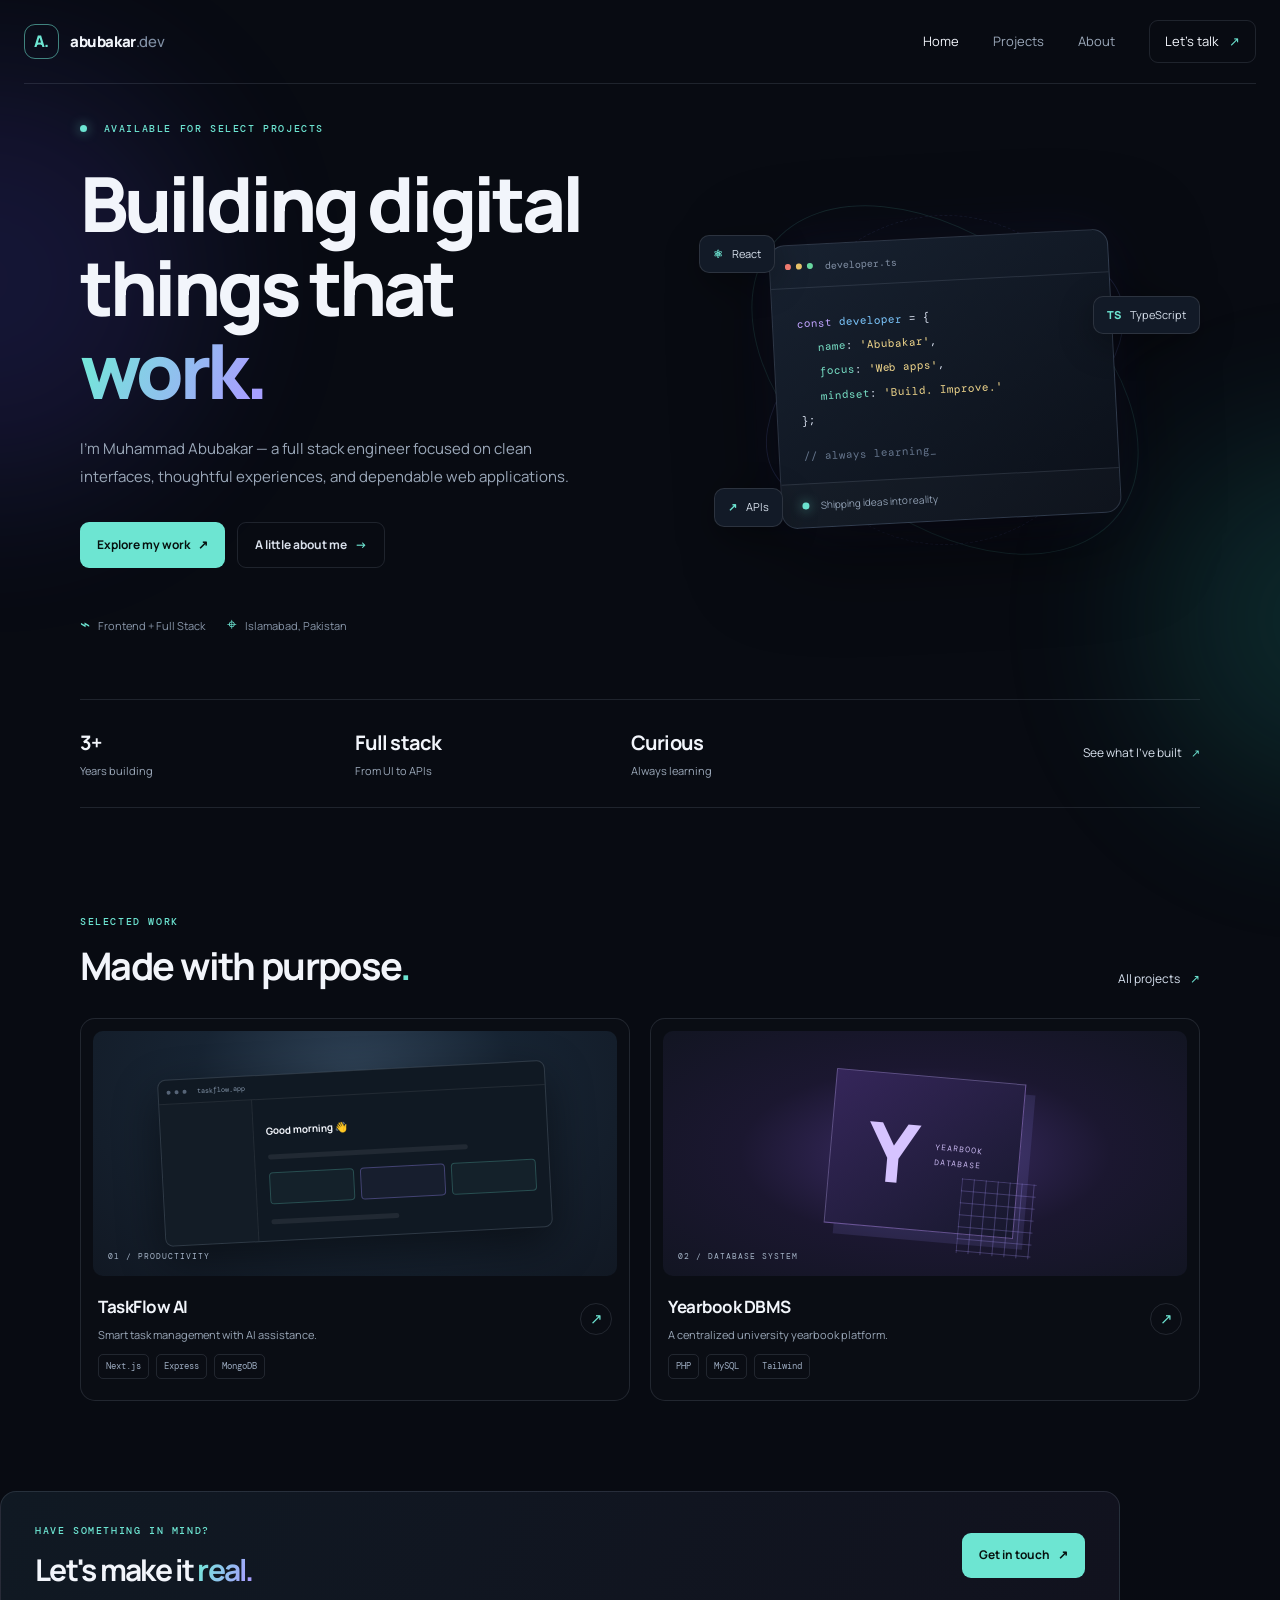
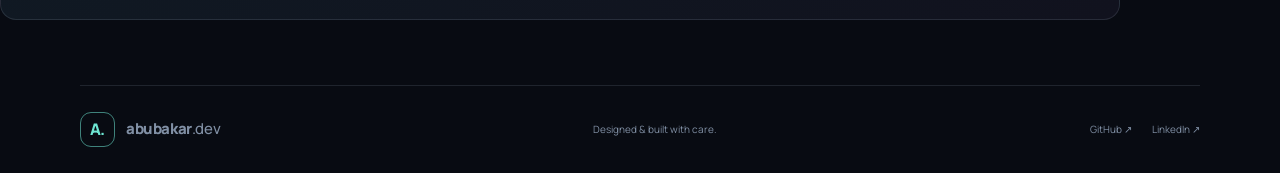
<file: index.html>
<!DOCTYPE html>
<html lang="en">
<head>
  <meta charset="UTF-8"><meta name="viewport" content="width=device-width, initial-scale=1.0">
  <meta name="description" content="Muhammad Abubakar — Full Stack Engineer and Frontend Developer.">
  <title>Muhammad Abubakar — Developer Portfolio</title>
  <link rel="preconnect" href="https://fonts.googleapis.com">
  <link href="https://fonts.googleapis.com/css2?family=DM+Mono:wght@400;500&family=Manrope:wght@400;500;600;700;800&display=swap" rel="stylesheet">
  <link rel="stylesheet" href="style.css">
</head>
<body>
  <div class="ambient ambient-one"></div><div class="ambient ambient-two"></div>
  <header class="site-header">
    <a class="brand" href="index.html"><span class="brand-mark">A.</span><span>abubakar<span class="muted">.dev</span></span></a>
    <button class="menu-toggle" aria-label="Toggle navigation" aria-expanded="false">☰</button>
    <nav class="nav-links"><a class="active" href="index.html">Home</a><a href="projects.html">Projects</a><a href="about.html">About</a><a class="nav-contact" href="mailto:hello@artfolio.tech">Let's talk <span>↗</span></a></nav>
  </header>
  <main>
    <section class="hero container">
      <div class="hero-copy">
        <div class="eyebrow"><span class="status-dot"></span> AVAILABLE FOR SELECT PROJECTS</div>
        <h1>Building digital<br>things that <span class="gradient-text">work.</span></h1>
        <p class="hero-lede">I'm Muhammad Abubakar — a full stack engineer focused on clean interfaces, thoughtful experiences, and dependable web applications.</p>
        <div class="hero-actions"><a class="button button-primary" href="projects.html">Explore my work <span>↗</span></a><a class="button button-quiet" href="about.html">A little about me <span>→</span></a></div>
        <div class="hero-meta"><span><span class="meta-icon">⌁</span> Frontend + Full Stack</span><span><span class="meta-icon">⌖</span> Islamabad, Pakistan</span></div>
      </div>
      <div class="hero-art" aria-label="Decorative abstract code illustration">
        <div class="orbit orbit-a"></div><div class="orbit orbit-b"></div><div class="orbit orbit-c"></div>
        <div class="core-card"><div class="core-top"><span class="window-dots"><i></i><i></i><i></i></span><span class="mono">developer.ts</span></div><div class="code-lines"><p><span class="code-purple">const</span> <span class="code-blue">developer</span> = {</p><p class="indent"><span class="code-green">name</span>: <span class="code-yellow">'Abubakar'</span>,</p><p class="indent"><span class="code-green">focus</span>: <span class="code-yellow">'Web apps'</span>,</p><p class="indent"><span class="code-green">mindset</span>: <span class="code-yellow">'Build. Improve.'</span></p><p>};</p><p class="code-comment">// always learning_</p></div><div class="core-footer"><span class="pulse"></span> Shipping ideas into reality</div></div>
        <div class="float-chip chip-react"><span>⚛</span> React</div><div class="float-chip chip-ts"><span>TS</span> TypeScript</div><div class="float-chip chip-api"><span>↗</span> APIs</div>
      </div>
    </section>
    <section class="container quick-stats"><div><strong>3+</strong><span>Years building</span></div><div><strong>Full stack</strong><span>From UI to APIs</span></div><div><strong>Curious</strong><span>Always learning</span></div><a href="projects.html" class="stats-link">See what I've built <span>↗</span></a></section>
    <section class="container featured-section">
      <div class="section-heading"><div><span class="eyebrow">SELECTED WORK</span><h2>Made with purpose<span class="accent">.</span></h2></div><a class="text-link" href="projects.html">All projects <span>↗</span></a></div>
      <div class="project-grid">
        <a class="project-card" href="projects.html#taskflow"><div class="project-visual visual-task"><div class="mini-window"><div class="mini-bar"><i></i><i></i><i></i><span>taskflow.app</span></div><div class="mini-layout"><div class="mini-sidebar"></div><div class="mini-content"><b>Good morning 👋</b><div class="mini-line"></div><div class="mini-tasks"><i></i><i></i><i></i></div><div class="mini-line short"></div></div></div></div><span class="visual-label">01 / PRODUCTIVITY</span></div><div class="project-info"><div><h3>TaskFlow AI</h3><p>Smart task management with AI assistance.</p></div><span class="arrow-circle">↗</span></div><div class="tag-row"><span>Next.js</span><span>Express</span><span>MongoDB</span></div></a>
        <a class="project-card" href="projects.html#yearbook"><div class="project-visual visual-yearbook"><div class="yearbook-art"><span>Y</span><small>YEARBOOK<br>DATABASE</small><div class="yearbook-grid"></div></div><span class="visual-label">02 / DATABASE SYSTEM</span></div><div class="project-info"><div><h3>Yearbook DBMS</h3><p>A centralized university yearbook platform.</p></div><span class="arrow-circle">↗</span></div><div class="tag-row"><span>PHP</span><span>MySQL</span><span>Tailwind</span></div></a>
      </div>
    </section>
    <section class="container closing-cta"><div><span class="eyebrow">HAVE SOMETHING IN MIND?</span><h2>Let's make it <span class="gradient-text">real.</span></h2></div><a class="button button-primary" href="mailto:hello@artfolio.tech">Get in touch <span>↗</span></a></section>
  </main>
  <footer class="site-footer container"><a class="brand" href="index.html"><span class="brand-mark">A.</span><span>abubakar<span class="muted">.dev</span></span></a><span>Designed & built with care.</span><div><a href="https://github.com/Abubakarshykh" target="_blank" rel="noreferrer">GitHub ↗</a><a href="https://www.linkedin.com/in/muhammad-abubakar-80b00518a/" target="_blank" rel="noreferrer">LinkedIn ↗</a></div></footer>
  <script src="script.js"></script>
</body></html>
</file>
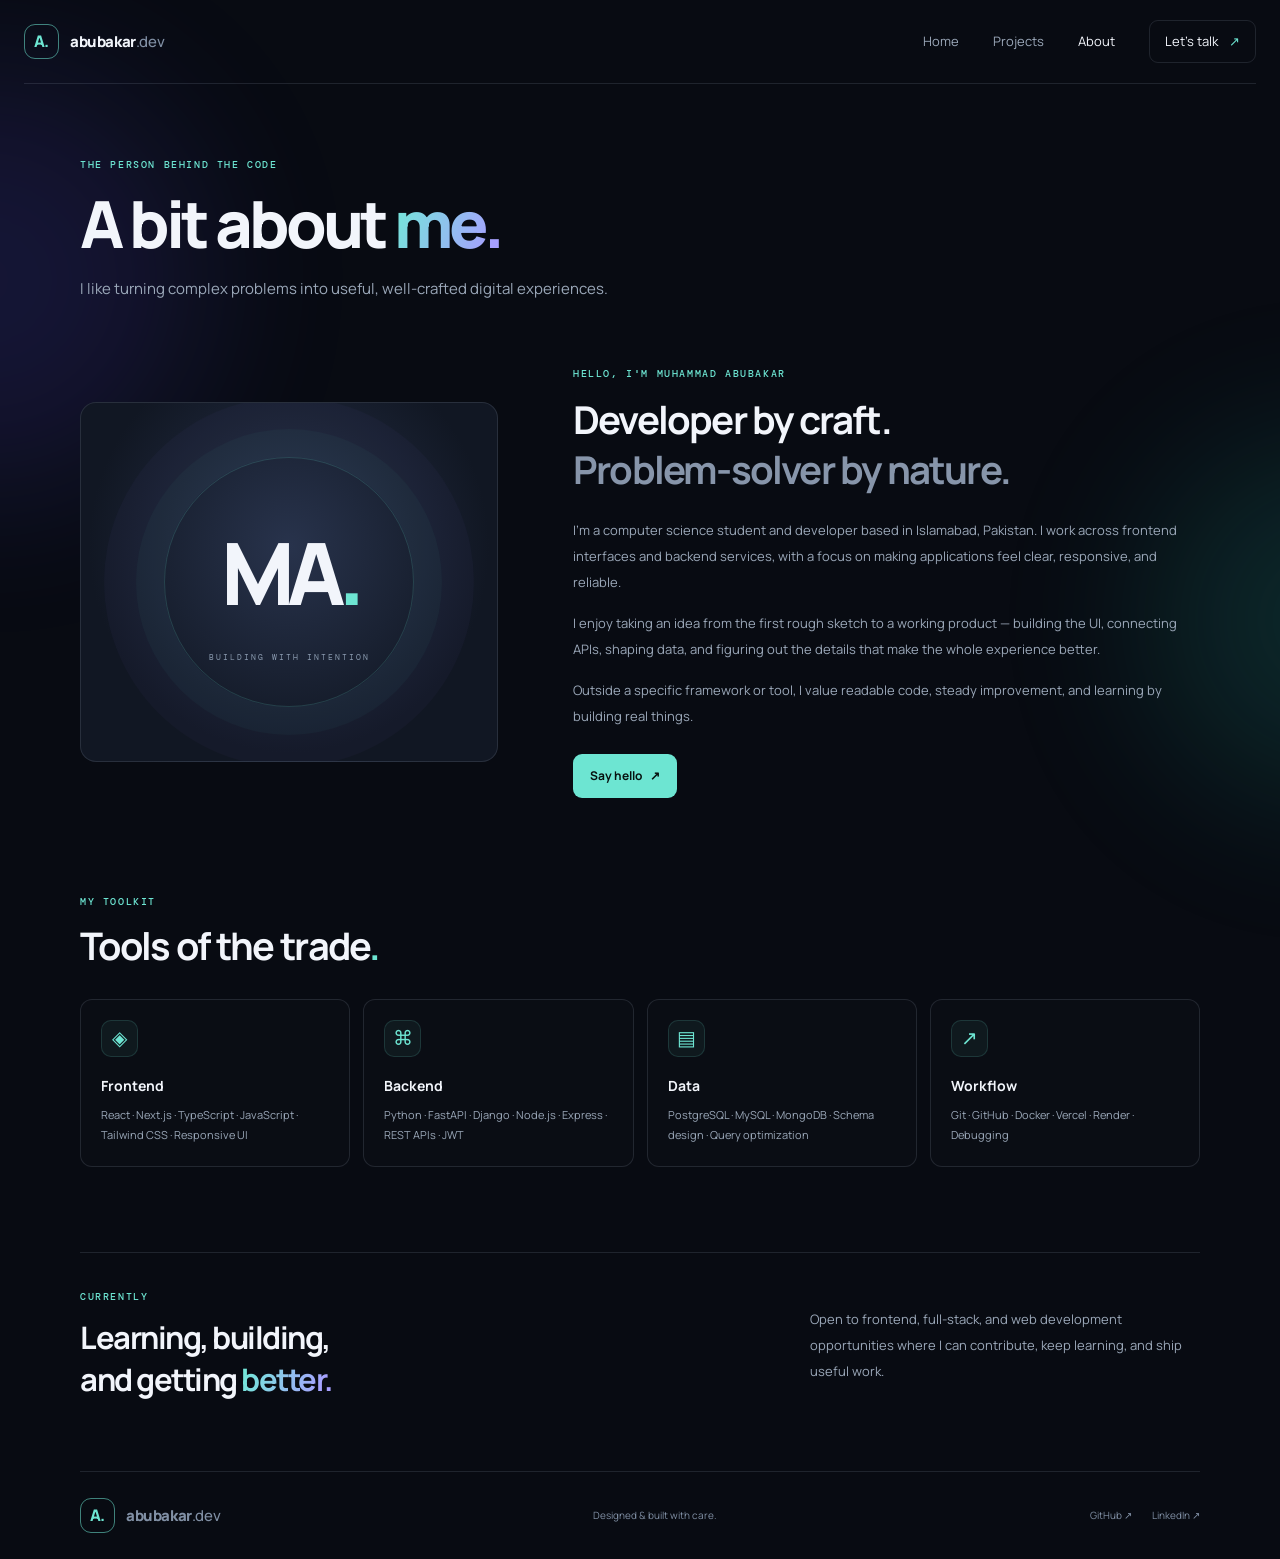
<file: about.html>
<!DOCTYPE html>
<html lang="en"><head><meta charset="UTF-8"><meta name="viewport" content="width=device-width, initial-scale=1.0"><title>About — Muhammad Abubakar</title><link rel="preconnect" href="https://fonts.googleapis.com"><link href="https://fonts.googleapis.com/css2?family=DM+Mono:wght@400;500&family=Manrope:wght@400;500;600;700;800&display=swap" rel="stylesheet"><link rel="stylesheet" href="style.css"></head>
<body><div class="ambient ambient-one"></div><div class="ambient ambient-two"></div><header class="site-header"><a class="brand" href="index.html"><span class="brand-mark">A.</span><span>abubakar<span class="muted">.dev</span></span></a><button class="menu-toggle" aria-label="Toggle navigation" aria-expanded="false">☰</button><nav class="nav-links"><a href="index.html">Home</a><a href="projects.html">Projects</a><a class="active" href="about.html">About</a><a class="nav-contact" href="mailto:hello@artfolio.tech">Let's talk <span>↗</span></a></nav></header>
<main class="container inner-page"><div class="page-intro"><span class="eyebrow">THE PERSON BEHIND THE CODE</span><h1>A bit about <span class="gradient-text">me.</span></h1><p>I like turning complex problems into useful, well-crafted digital experiences.</p></div>
<section class="about-layout"><div class="about-monogram"><div class="monogram-ring"></div><span>MA<span>.</span></span><small>BUILDING WITH INTENTION</small></div><div class="about-copy"><span class="eyebrow">HELLO, I'M MUHAMMAD ABUBAKAR</span><h2>Developer by craft.<br><span class="muted-heading">Problem-solver by nature.</span></h2><p>I'm a computer science student and developer based in Islamabad, Pakistan. I work across frontend interfaces and backend services, with a focus on making applications feel clear, responsive, and reliable.</p><p>I enjoy taking an idea from the first rough sketch to a working product — building the UI, connecting APIs, shaping data, and figuring out the details that make the whole experience better.</p><p>Outside a specific framework or tool, I value readable code, steady improvement, and learning by building real things.</p><a class="button button-primary" href="mailto:hello@artfolio.tech">Say hello <span>↗</span></a></div></section>
<section class="skills-section"><div class="section-heading"><div><span class="eyebrow">MY TOOLKIT</span><h2>Tools of the trade<span class="accent">.</span></h2></div></div><div class="skills-grid"><div class="skill-card"><span class="skill-icon">◈</span><h3>Frontend</h3><p>React · Next.js · TypeScript · JavaScript · Tailwind CSS · Responsive UI</p></div><div class="skill-card"><span class="skill-icon">⌘</span><h3>Backend</h3><p>Python · FastAPI · Django · Node.js · Express · REST APIs · JWT</p></div><div class="skill-card"><span class="skill-icon">▤</span><h3>Data</h3><p>PostgreSQL · MySQL · MongoDB · Schema design · Query optimization</p></div><div class="skill-card"><span class="skill-icon">↗</span><h3>Workflow</h3><p>Git · GitHub · Docker · Vercel · Render · Debugging</p></div></div></section>
<section class="about-bottom"><div><span class="eyebrow">CURRENTLY</span><h2>Learning, building,<br>and getting <span class="gradient-text">better.</span></h2></div><p>Open to frontend, full-stack, and web development opportunities where I can contribute, keep learning, and ship useful work.</p></section></main>
<footer class="site-footer container"><a class="brand" href="index.html"><span class="brand-mark">A.</span><span>abubakar<span class="muted">.dev</span></span></a><span>Designed & built with care.</span><div><a href="https://github.com/Abubakarshykh" target="_blank" rel="noreferrer">GitHub ↗</a><a href="https://www.linkedin.com/in/muhammad-abubakar-80b00518a/" target="_blank" rel="noreferrer">LinkedIn ↗</a></div></footer><script src="script.js"></script></body></html>
</file>
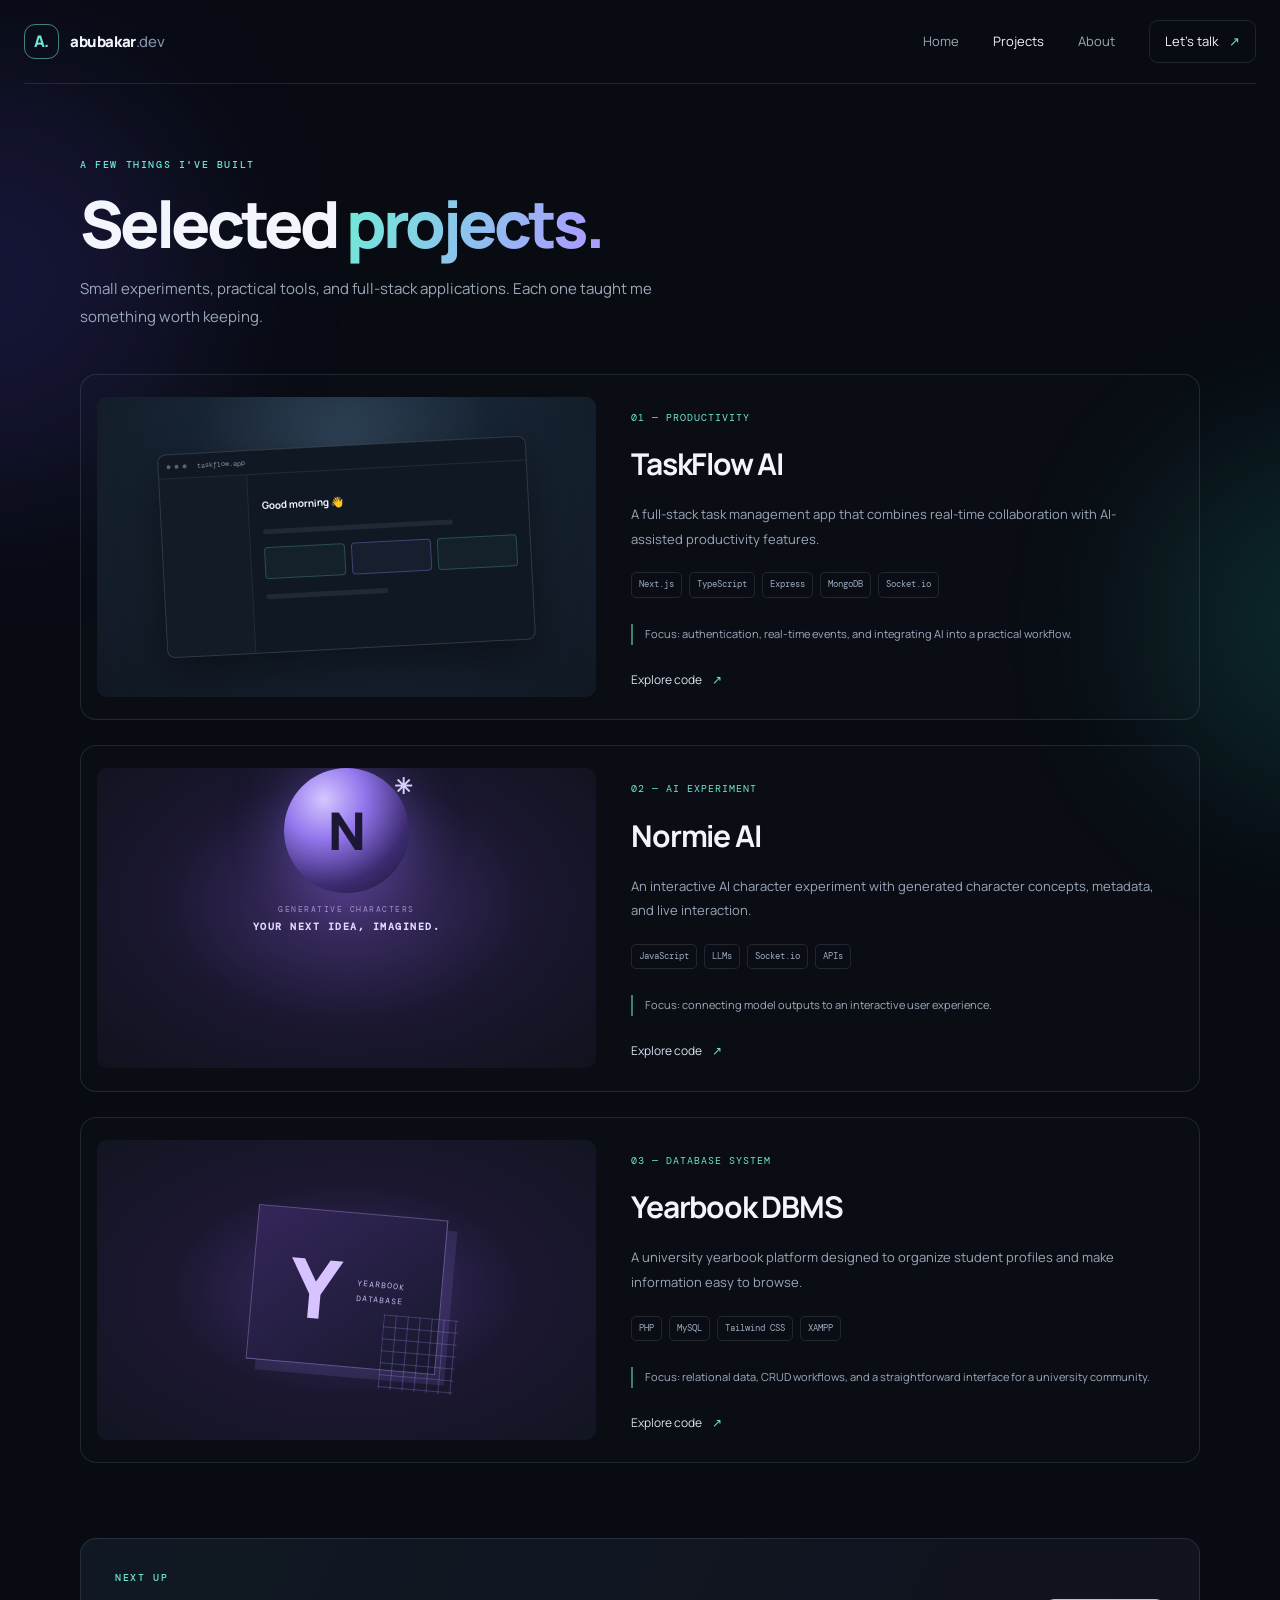
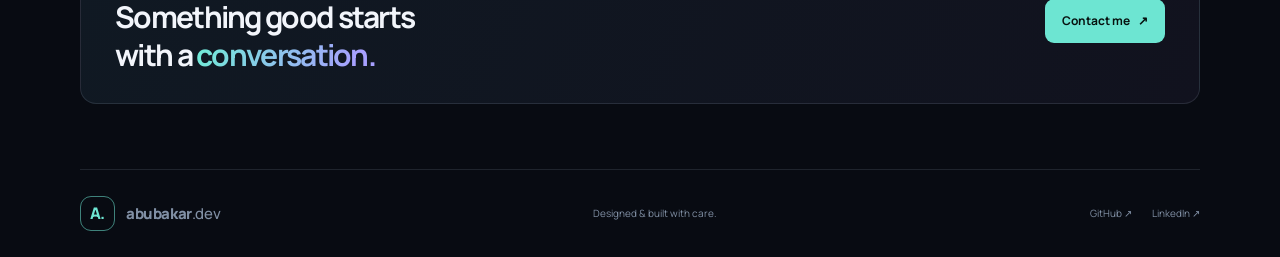
<file: projects.html>
<!DOCTYPE html>
<html lang="en"><head><meta charset="UTF-8"><meta name="viewport" content="width=device-width, initial-scale=1.0"><title>Projects — Muhammad Abubakar</title><link rel="preconnect" href="https://fonts.googleapis.com"><link href="https://fonts.googleapis.com/css2?family=DM+Mono:wght@400;500&family=Manrope:wght@400;500;600;700;800&display=swap" rel="stylesheet"><link rel="stylesheet" href="style.css"></head>
<body><div class="ambient ambient-one"></div><div class="ambient ambient-two"></div><header class="site-header"><a class="brand" href="index.html"><span class="brand-mark">A.</span><span>abubakar<span class="muted">.dev</span></span></a><button class="menu-toggle" aria-label="Toggle navigation" aria-expanded="false">☰</button><nav class="nav-links"><a href="index.html">Home</a><a class="active" href="projects.html">Projects</a><a href="about.html">About</a><a class="nav-contact" href="mailto:hello@artfolio.tech">Let's talk <span>↗</span></a></nav></header>
<main class="container inner-page"><div class="page-intro"><span class="eyebrow">A FEW THINGS I'VE BUILT</span><h1>Selected <span class="gradient-text">projects.</span></h1><p>Small experiments, practical tools, and full-stack applications. Each one taught me something worth keeping.</p></div>
<div class="projects-list">
<article class="project-detail" id="taskflow"><div class="project-visual visual-task large-visual"><div class="mini-window"><div class="mini-bar"><i></i><i></i><i></i><span>taskflow.app</span></div><div class="mini-layout"><div class="mini-sidebar"></div><div class="mini-content"><b>Good morning 👋</b><div class="mini-line"></div><div class="mini-tasks"><i></i><i></i><i></i></div><div class="mini-line short"></div></div></div></div></div><div class="project-detail-copy"><span class="project-number">01 — PRODUCTIVITY</span><h2>TaskFlow AI</h2><p>A full-stack task management app that combines real-time collaboration with AI-assisted productivity features.</p><div class="tag-row"><span>Next.js</span><span>TypeScript</span><span>Express</span><span>MongoDB</span><span>Socket.io</span></div><p class="project-note">Focus: authentication, real-time events, and integrating AI into a practical workflow.</p><a class="text-link" href="https://github.com/Abubakarshykh" target="_blank" rel="noreferrer">Explore code <span>↗</span></a></div></article>
<article class="project-detail" id="normie"><div class="project-visual visual-normie large-visual"><div class="normie-orb">N<span>✳</span></div><div class="normie-caption">GENERATIVE CHARACTERS<br><b>YOUR NEXT IDEA, IMAGINED.</b></div></div><div class="project-detail-copy"><span class="project-number">02 — AI EXPERIMENT</span><h2>Normie AI</h2><p>An interactive AI character experiment with generated character concepts, metadata, and live interaction.</p><div class="tag-row"><span>JavaScript</span><span>LLMs</span><span>Socket.io</span><span>APIs</span></div><p class="project-note">Focus: connecting model outputs to an interactive user experience.</p><a class="text-link" href="https://github.com/Abubakarshykh" target="_blank" rel="noreferrer">Explore code <span>↗</span></a></div></article>
<article class="project-detail" id="yearbook"><div class="project-visual visual-yearbook large-visual"><div class="yearbook-art"><span>Y</span><small>YEARBOOK<br>DATABASE</small><div class="yearbook-grid"></div></div></div><div class="project-detail-copy"><span class="project-number">03 — DATABASE SYSTEM</span><h2>Yearbook DBMS</h2><p>A university yearbook platform designed to organize student profiles and make information easy to browse.</p><div class="tag-row"><span>PHP</span><span>MySQL</span><span>Tailwind CSS</span><span>XAMPP</span></div><p class="project-note">Focus: relational data, CRUD workflows, and a straightforward interface for a university community.</p><a class="text-link" href="https://github.com/Abubakarshykh" target="_blank" rel="noreferrer">Explore code <span>↗</span></a></div></article>
</div><section class="closing-cta"><div><span class="eyebrow">NEXT UP</span><h2>Something good starts<br>with a <span class="gradient-text">conversation.</span></h2></div><a class="button button-primary" href="mailto:hello@artfolio.tech">Contact me <span>↗</span></a></section></main>
<footer class="site-footer container"><a class="brand" href="index.html"><span class="brand-mark">A.</span><span>abubakar<span class="muted">.dev</span></span></a><span>Designed & built with care.</span><div><a href="https://github.com/Abubakarshykh" target="_blank" rel="noreferrer">GitHub ↗</a><a href="https://www.linkedin.com/in/muhammad-abubakar-80b00518a/" target="_blank" rel="noreferrer">LinkedIn ↗</a></div></footer><script src="script.js"></script></body></html>
</file>
<file: style.css>
:root{--bg:#080b12;--panel:#101620;--panel2:#141d29;--text:#f2f5fb;--muted:#9ba8b9;--line:rgba(190,207,229,.13);--cyan:#6de5d2;--violet:#9b8cff;--font:'Manrope',sans-serif;--mono:'DM Mono',monospace}*{box-sizing:border-box}html{scroll-behavior:smooth;scroll-padding-top:100px}body{margin:0;background:var(--bg);color:var(--text);font-family:var(--font);font-size:15px;line-height:1.7;overflow-x:hidden}a{color:inherit;text-decoration:none}.ambient{position:fixed;z-index:-1;pointer-events:none;filter:blur(85px);opacity:.15;border-radius:50%}.ambient-one{width:420px;height:420px;background:#6554ff;top:70px;left:-220px}.ambient-two{width:360px;height:360px;background:#27cdb6;top:440px;right:-230px}.container{width:min(1120px,calc(100% - 48px));margin:0 auto}.site-header{height:84px;width:min(1240px,calc(100% - 48px));margin:auto;display:flex;align-items:center;justify-content:space-between;border-bottom:1px solid var(--line);position:relative;z-index:5}.brand{display:inline-flex;align-items:center;gap:11px;font-size:15px;font-weight:800;letter-spacing:-.4px}.brand-mark{width:35px;height:35px;display:grid;place-items:center;border:1px solid rgba(109,229,210,.55);color:var(--cyan);border-radius:11px;font-size:16px}.muted{color:#8190a5;font-weight:500}.nav-links{display:flex;align-items:center;gap:34px;color:var(--muted);font-size:13px}.nav-links>a{transition:color .2s}.nav-links>a:hover,.nav-links>a.active{color:var(--text)}.nav-contact{color:var(--text)!important;border:1px solid var(--line);padding:9px 15px;border-radius:9px}.nav-contact span,.button span,.text-link span{color:var(--cyan);margin-left:8px}.menu-toggle{display:none;background:none;border:0;color:white;font-size:24px}.hero{min-height:610px;display:grid;grid-template-columns:1.05fr .95fr;align-items:center;gap:45px;padding-top:36px;padding-bottom:60px}.eyebrow{font-family:var(--mono);font-size:10px;letter-spacing:1.6px;color:var(--cyan);display:block;font-weight:500}.status-dot,.pulse{display:inline-block;width:7px;height:7px;background:var(--cyan);border-radius:50%;margin-right:9px;box-shadow:0 0 12px #6de5d2aa}.hero h1,.page-intro h1{font-size:clamp(44px,6vw,76px);line-height:1.1;letter-spacing:-4px;margin:25px 0 22px;font-weight:800}.gradient-text{background:linear-gradient(110deg,#72e9d8 5%,#a7a0ff 88%);-webkit-background-clip:text;background-clip:text;color:transparent}.hero-lede,.page-intro>p{max-width:490px;color:var(--muted);font-size:15px;line-height:1.9}.hero-actions{display:flex;gap:12px;flex-wrap:wrap;margin-top:30px}.button{display:inline-flex;align-items:center;justify-content:center;padding:12px 17px;border-radius:9px;font-weight:700;font-size:12px;transition:transform .2s,border-color .2s}.button:hover{transform:translateY(-2px)}.button-primary{background:var(--cyan);color:#07110f}.button-primary span{color:#07110f}.button-quiet{border:1px solid var(--line);color:#d9e0eb}.hero-meta{display:flex;gap:22px;flex-wrap:wrap;margin-top:42px;color:#8997aa;font-size:11px}.meta-icon{color:var(--cyan);font-size:17px;margin-right:6px}.hero-art{height:420px;position:relative;display:grid;place-items:center}.orbit{position:absolute;border:1px solid rgba(139,154,255,.16);border-radius:50%;transform:rotate(-28deg)}.orbit-a{width:390px;height:210px}.orbit-b{width:440px;height:280px;transform:rotate(38deg);border-color:rgba(109,229,210,.13)}.orbit-c{width:330px;height:330px;border-style:dashed;opacity:.6}.core-card{width:min(340px,90%);position:relative;z-index:2;background:linear-gradient(145deg,rgba(24,34,49,.98),rgba(11,16,25,.98));border:1px solid rgba(165,184,219,.2);border-radius:16px;box-shadow:0 24px 90px #0008,0 0 60px #7169ff14;overflow:hidden;transform:rotate(-3deg)}.core-top{height:43px;border-bottom:1px solid var(--line);display:flex;align-items:center;gap:12px;padding:0 15px}.window-dots{display:flex;gap:5px}.window-dots i,.mini-bar i{display:block;width:6px;height:6px;background:#566477;border-radius:50%}.window-dots i:first-child{background:#fa8075}.window-dots i:nth-child(2){background:#e9c46a}.window-dots i:nth-child(3){background:#69d7a0}.mono{font-family:var(--mono);font-size:10px;color:#8290a5}.code-lines{padding:23px 24px 15px;font-family:var(--mono);font-size:11px;line-height:2.2;color:#dbe3f2}.code-lines p{margin:0}.indent{padding-left:20px}.code-purple{color:#c0a3ff}.code-blue{color:#7dc8ff}.code-green{color:#78e0c6}.code-yellow{color:#f1d78c}.code-comment{color:#65758c;margin-top:12px!important}.core-footer{padding:13px 20px;background:#ffffff04;border-top:1px solid var(--line);font-size:10px;color:#91a0b4}.float-chip{position:absolute;z-index:3;background:#121a27;border:1px solid #ffffff1c;border-radius:10px;padding:9px 13px;box-shadow:0 10px 35px #0005;font-size:11px;color:#d7e0ec;animation:float 5s ease-in-out infinite}.float-chip span{color:var(--cyan);font-weight:800;margin-right:7px}.chip-react{top:65px;left:10px}.chip-ts{right:0;top:126px;animation-delay:-1.6s}.chip-api{bottom:63px;left:25px;animation-delay:-3s}@keyframes float{0%,100%{transform:translateY(0)}50%{transform:translateY(-9px)}}.quick-stats{display:grid;grid-template-columns:1fr 1fr 1fr 1.15fr;align-items:center;border-top:1px solid var(--line);border-bottom:1px solid var(--line);padding:26px 0;gap:20px}.quick-stats>div{display:flex;flex-direction:column;gap:2px}.quick-stats strong{font-size:20px;letter-spacing:-.8px}.quick-stats span{color:var(--muted);font-size:11px}.quick-stats .stats-link{justify-self:end;color:#d7e0ec;font-size:12px}.stats-link span{color:var(--cyan);margin-left:7px}.featured-section{padding:105px 0 90px}.section-heading{display:flex;align-items:end;justify-content:space-between;gap:20px;margin-bottom:29px}.section-heading h2,.closing-cta h2,.skills-section h2{font-size:clamp(26px,4vw,38px);letter-spacing:-1.7px;line-height:1.25;margin:12px 0 0}.accent{color:var(--cyan)}.text-link{font-size:12px;color:#d8e2f0;white-space:nowrap}.project-grid{display:grid;grid-template-columns:1fr 1fr;gap:20px}.project-card{display:block;border:1px solid var(--line);border-radius:15px;padding:12px;background:#ffffff03;transition:transform .25s,border-color .25s}.project-card:hover{transform:translateY(-5px);border-color:#6de5d255}.project-visual{height:245px;border-radius:10px;position:relative;overflow:hidden;display:grid;place-items:center}.visual-task{background:radial-gradient(ellipse at 50% 20%,#31455a 0,#172433 43%,#111823 100%)}.mini-window{width:74%;height:68%;background:#101923;border:1px solid #a5b8cb35;border-radius:8px;box-shadow:0 16px 45px #0007;overflow:hidden;transform:rotate(-3deg)}.mini-bar{height:24px;border-bottom:1px solid #ffffff14;display:flex;align-items:center;gap:4px;padding:0 8px}.mini-bar i{width:4px;height:4px}.mini-bar span{font-family:var(--mono);font-size:7px;color:#8192a6;margin-left:6px}.mini-layout{display:flex;height:calc(100% - 24px)}.mini-sidebar{width:24%;border-right:1px solid #ffffff12;background:#ffffff03}.mini-content{padding:17px 13px;flex:1}.mini-content b{font-size:10px}.mini-line{height:5px;width:75%;background:#ffffff12;border-radius:5px;margin-top:12px}.mini-line.short{width:48%;margin-top:15px}.mini-tasks{display:flex;gap:6px;margin-top:13px}.mini-tasks i{height:32px;flex:1;border:1px solid #6de5d23b;border-radius:4px;background:#6de5d20b}.mini-tasks i:nth-child(2){border-color:#9b8cff55;background:#9b8cff0d}.visual-label{position:absolute;bottom:13px;left:15px;font-family:var(--mono);font-size:8px;letter-spacing:1px;color:#a5b4c7}.visual-yearbook{background:radial-gradient(ellipse at 50% 50%,#3d2d68,#1b1730 50%,#121522)}.yearbook-art{position:relative;width:190px;height:155px;border:1px solid #c4a5ff60;background:linear-gradient(140deg,#35265a,#17182d);box-shadow:10px 10px 0 #9b8cff20;display:flex;align-items:center;justify-content:center;gap:15px;transform:rotate(5deg)}.yearbook-art>span{font-size:82px;font-weight:800;color:#d6c3ff;line-height:1}.yearbook-art small{font-family:var(--mono);font-size:8px;line-height:1.8;letter-spacing:1px;color:#c8b7ef}.yearbook-grid{position:absolute;right:-20px;bottom:-20px;width:75px;height:75px;background-image:linear-gradient(#a998ff44 1px,transparent 1px),linear-gradient(90deg,#a998ff44 1px,transparent 1px);background-size:12px 12px}.project-info{display:flex;align-items:center;justify-content:space-between;padding:17px 5px 9px}.project-info h3{font-size:17px;letter-spacing:-.5px;margin:0 0 4px}.project-info p{font-size:11px;color:var(--muted);margin:0}.arrow-circle{border:1px solid var(--line);border-radius:50%;width:32px;height:32px;display:grid;place-items:center;color:var(--cyan)}.tag-row{display:flex;flex-wrap:wrap;gap:7px;padding:0 5px 9px}.tag-row span{font-family:var(--mono);font-size:9px;color:#9cabc0;border:1px solid var(--line);border-radius:5px;padding:4px 7px}.closing-cta{display:flex;align-items:center;justify-content:space-between;gap:20px;border:1px solid var(--line);border-radius:16px;padding:30px 34px;margin:0 0 65px;background:linear-gradient(115deg,#101923,#11121e)}.closing-cta h2{font-size:30px}.site-footer{min-height:88px;border-top:1px solid var(--line);display:flex;align-items:center;justify-content:space-between;gap:20px;color:#8190a5;font-size:10px}.site-footer>div{display:flex;gap:20px}.site-footer a:hover{color:var(--cyan)}.inner-page{padding-top:72px}.page-intro{padding-bottom:42px}.page-intro h1{font-size:clamp(42px,6vw,65px);margin:15px 0}.page-intro>p{max-width:580px;margin:0}.projects-list{display:flex;flex-direction:column;gap:25px;margin-bottom:75px}.project-detail{display:grid;grid-template-columns:.95fr 1.05fr;gap:35px;align-items:center;padding:16px;border:1px solid var(--line);border-radius:16px;background:#ffffff03}.large-visual{height:300px}.project-detail-copy{padding:12px 18px 12px 0}.project-number{font-family:var(--mono);font-size:10px;letter-spacing:1px;color:var(--cyan)}.project-detail-copy h2{font-size:30px;letter-spacing:-1.2px;margin:10px 0}.project-detail-copy>p{font-size:13px;color:var(--muted);line-height:1.9}.project-detail-copy .tag-row{padding:8px 0}.project-detail-copy .project-note{font-size:11px;color:#9eacc0;border-left:2px solid #6de5d288;padding-left:12px;margin:18px 0}.project-detail-copy .text-link{display:inline-block;margin-top:7px}.visual-normie{background:radial-gradient(ellipse at 50% 45%,#42306b,#1a1730 52%,#10131d);display:flex;flex-direction:column;gap:8px}.normie-orb{width:125px;height:125px;border-radius:50%;background:radial-gradient(circle at 32% 25%,#d5c7ff,#9276ed 32%,#3c2b71 68%,#19162f);box-shadow:0 0 55px #8d70f866;display:grid;place-items:center;font-size:52px;font-weight:800;color:#1c1834;position:relative}.normie-orb span{position:absolute;font-size:22px;color:#d8ccff;right:-3px;top:0}.normie-caption{text-align:center;font-family:var(--mono);font-size:8px;letter-spacing:1.5px;color:#9d91c7;line-height:2}.normie-caption b{font-size:10px;color:#e3d9ff}.about-layout{display:grid;grid-template-columns:.8fr 1.2fr;gap:75px;align-items:center;padding:20px 0 95px}.about-monogram{height:360px;position:relative;border:1px solid var(--line);border-radius:16px;background:radial-gradient(ellipse at 50% 40%,#28334c,#111723 68%);display:flex;flex-direction:column;align-items:center;justify-content:center;overflow:hidden}.about-monogram>span{font-size:86px;font-weight:800;letter-spacing:-8px;position:relative;z-index:1}.about-monogram>span span{color:var(--cyan)}.monogram-ring{position:absolute;width:250px;height:250px;border:1px solid #6de5d22b;border-radius:50%;box-shadow:0 0 0 28px #6de5d208,0 0 0 60px #9b8cff08}.about-monogram small{font-family:var(--mono);font-size:8px;letter-spacing:2px;color:#8b9bb0;margin-top:6px}.about-copy h2{font-size:clamp(27px,3vw,39px);letter-spacing:-1.8px;line-height:1.3;margin:13px 0 22px}.muted-heading{color:#8795aa}.about-copy>p{font-size:13px;color:var(--muted);line-height:2;margin:0 0 15px}.about-copy .button{margin-top:10px}.skills-section{padding:0 0 85px}.skills-grid{display:grid;grid-template-columns:repeat(4,1fr);gap:13px;margin-top:28px}.skill-card{border:1px solid var(--line);border-radius:12px;padding:20px;background:#ffffff03}.skill-icon{display:grid;place-items:center;width:37px;height:37px;border-radius:10px;background:#6de5d20e;border:1px solid #6de5d226;color:var(--cyan);font-size:20px}.skill-card h3{font-size:14px;margin:17px 0 7px}.skill-card p{font-size:11px;line-height:1.9;color:var(--muted);margin:0}.about-bottom{border-top:1px solid var(--line);padding:35px 0 70px;display:flex;align-items:center;justify-content:space-between;gap:40px}.about-bottom h2{font-size:31px;letter-spacing:-1.5px;line-height:1.35;margin:12px 0 0}.about-bottom>p{max-width:390px;color:var(--muted);font-size:13px;line-height:2}.site-footer{width:min(1120px,calc(100% - 48px))}@media(max-width:850px){.hero{grid-template-columns:1fr;gap:0;padding-top:70px}.hero-art{height:360px;margin-top:10px}.quick-stats{grid-template-columns:repeat(2,1fr);row-gap:24px}.quick-stats .stats-link{justify-self:start}.project-detail{grid-template-columns:1fr;gap:20px}.project-detail-copy{padding:5px 10px 15px}.about-layout{grid-template-columns:.7fr 1.3fr;gap:35px}.about-monogram{height:300px}.skills-grid{grid-template-columns:repeat(2,1fr)}}@media(max-width:600px){.container,.site-header,.site-footer{width:calc(100% - 34px)}.site-header{height:72px}.menu-toggle{display:block}.nav-links{display:none;position:absolute;top:65px;left:0;right:0;padding:18px;background:#101620;border:1px solid var(--line);border-radius:12px;flex-direction:column;align-items:stretch;gap:8px}.nav-links.open{display:flex}.nav-links>a{padding:10px}.hero{padding-top:52px;min-height:0}.hero h1,.page-intro h1{letter-spacing:-2.5px}.hero-lede{font-size:14px}.hero-art{height:310px;transform:scale(.92);margin:0 -12px}.orbit-a{width:310px}.orbit-b{width:340px}.orbit-c{width:280px;height:280px}.chip-react{left:0}.chip-ts{right:0}.chip-api{left:0;bottom:35px}.hero-meta{gap:12px;margin-top:30px}.quick-stats{padding:22px 0}.featured-section{padding:75px 0 65px}.section-heading{align-items:start}.section-heading h2,.closing-cta h2,.skills-section h2{letter-spacing:-1px}.project-grid{grid-template-columns:1fr}.project-visual{height:225px}.closing-cta{padding:24px;align-items:flex-start;flex-direction:column}.closing-cta h2{font-size:27px}.site-footer{padding:22px 0;flex-wrap:wrap}.site-footer>span{order:3;width:100%}.inner-page{padding-top:52px}.page-intro{padding-bottom:30px}.project-detail{padding:10px}.large-visual{height:230px}.project-detail-copy h2{font-size:26px}.about-layout{grid-template-columns:1fr;gap:30px;padding:10px 0 65px}.about-monogram{height:250px}.about-copy h2{font-size:30px}.skills-grid{grid-template-columns:1fr 1fr;gap:9px}.skill-card{padding:15px}.about-bottom{align-items:flex-start;flex-direction:column;gap:10px}.about-bottom h2{font-size:28px}}@media(prefers-reduced-motion:reduce){*,*::before,*::after{animation:none!important;scroll-behavior:auto!important;transition:none!important}}
</file>
